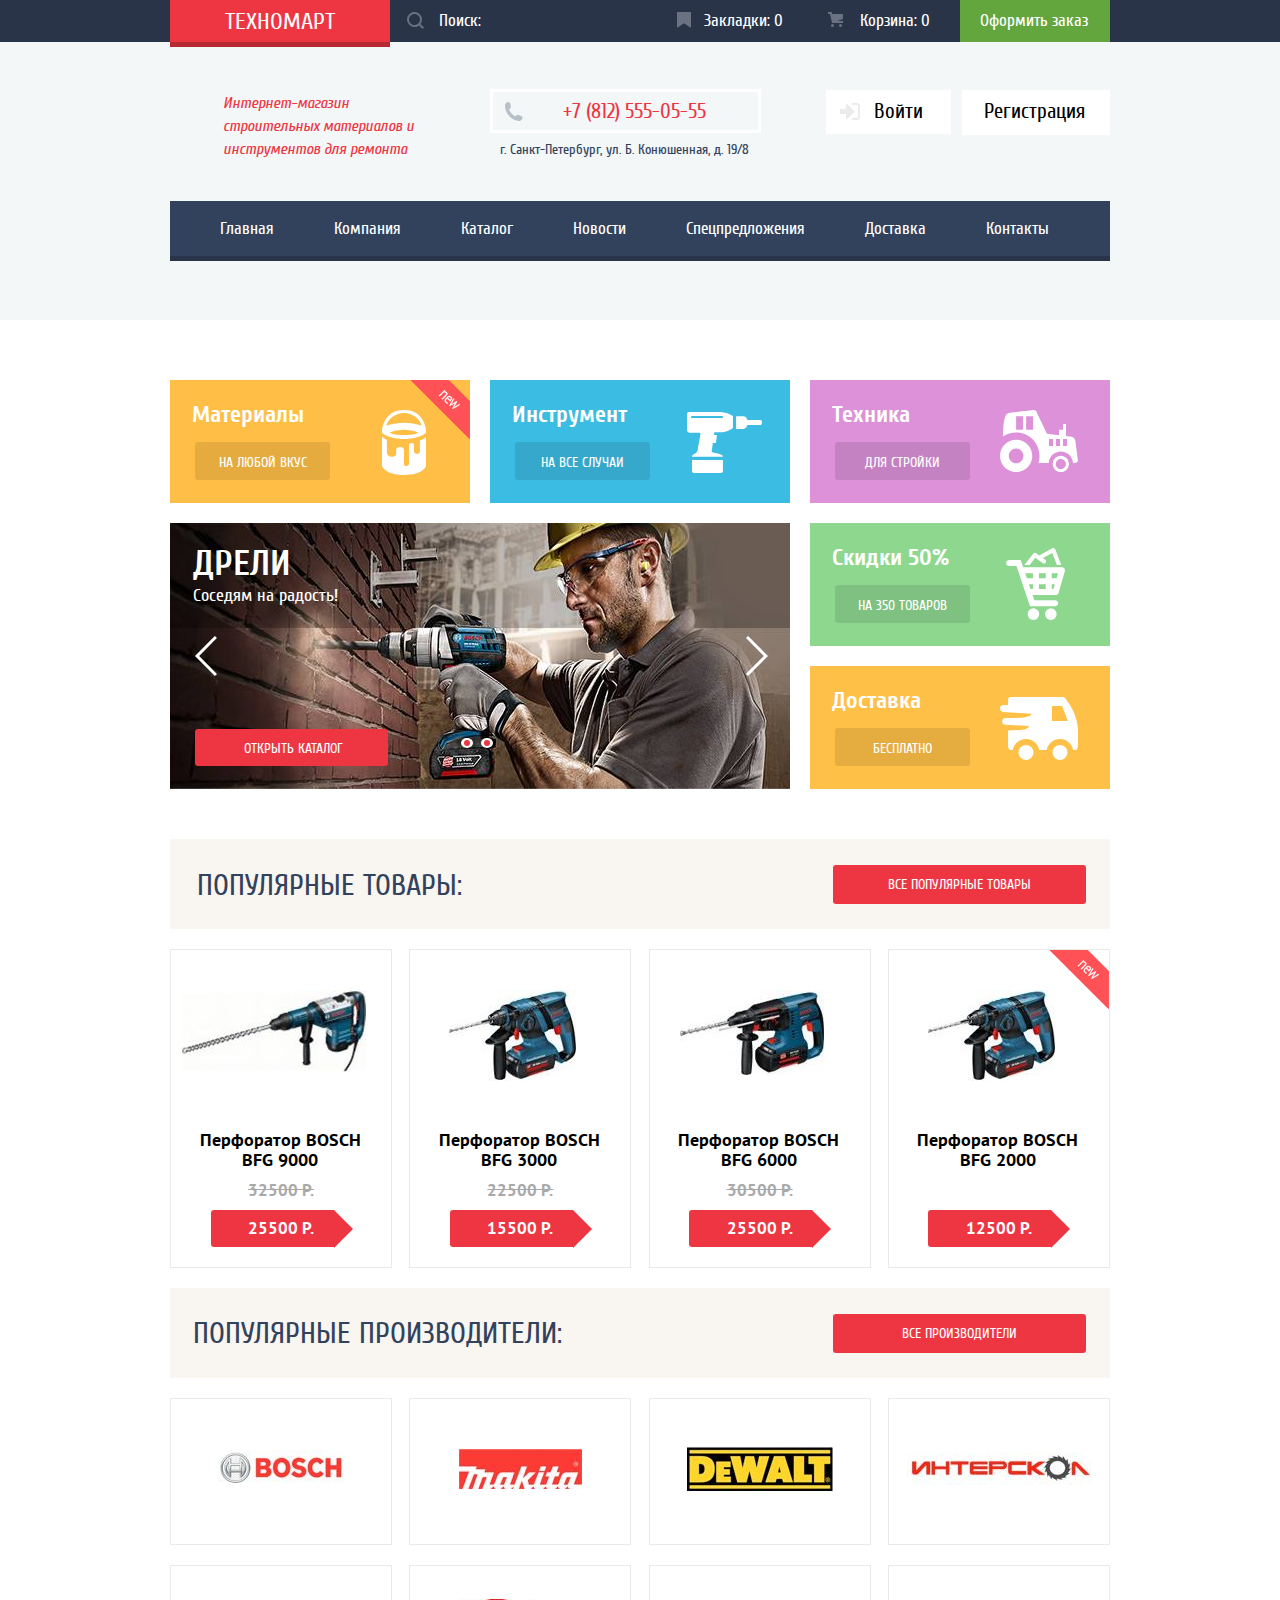
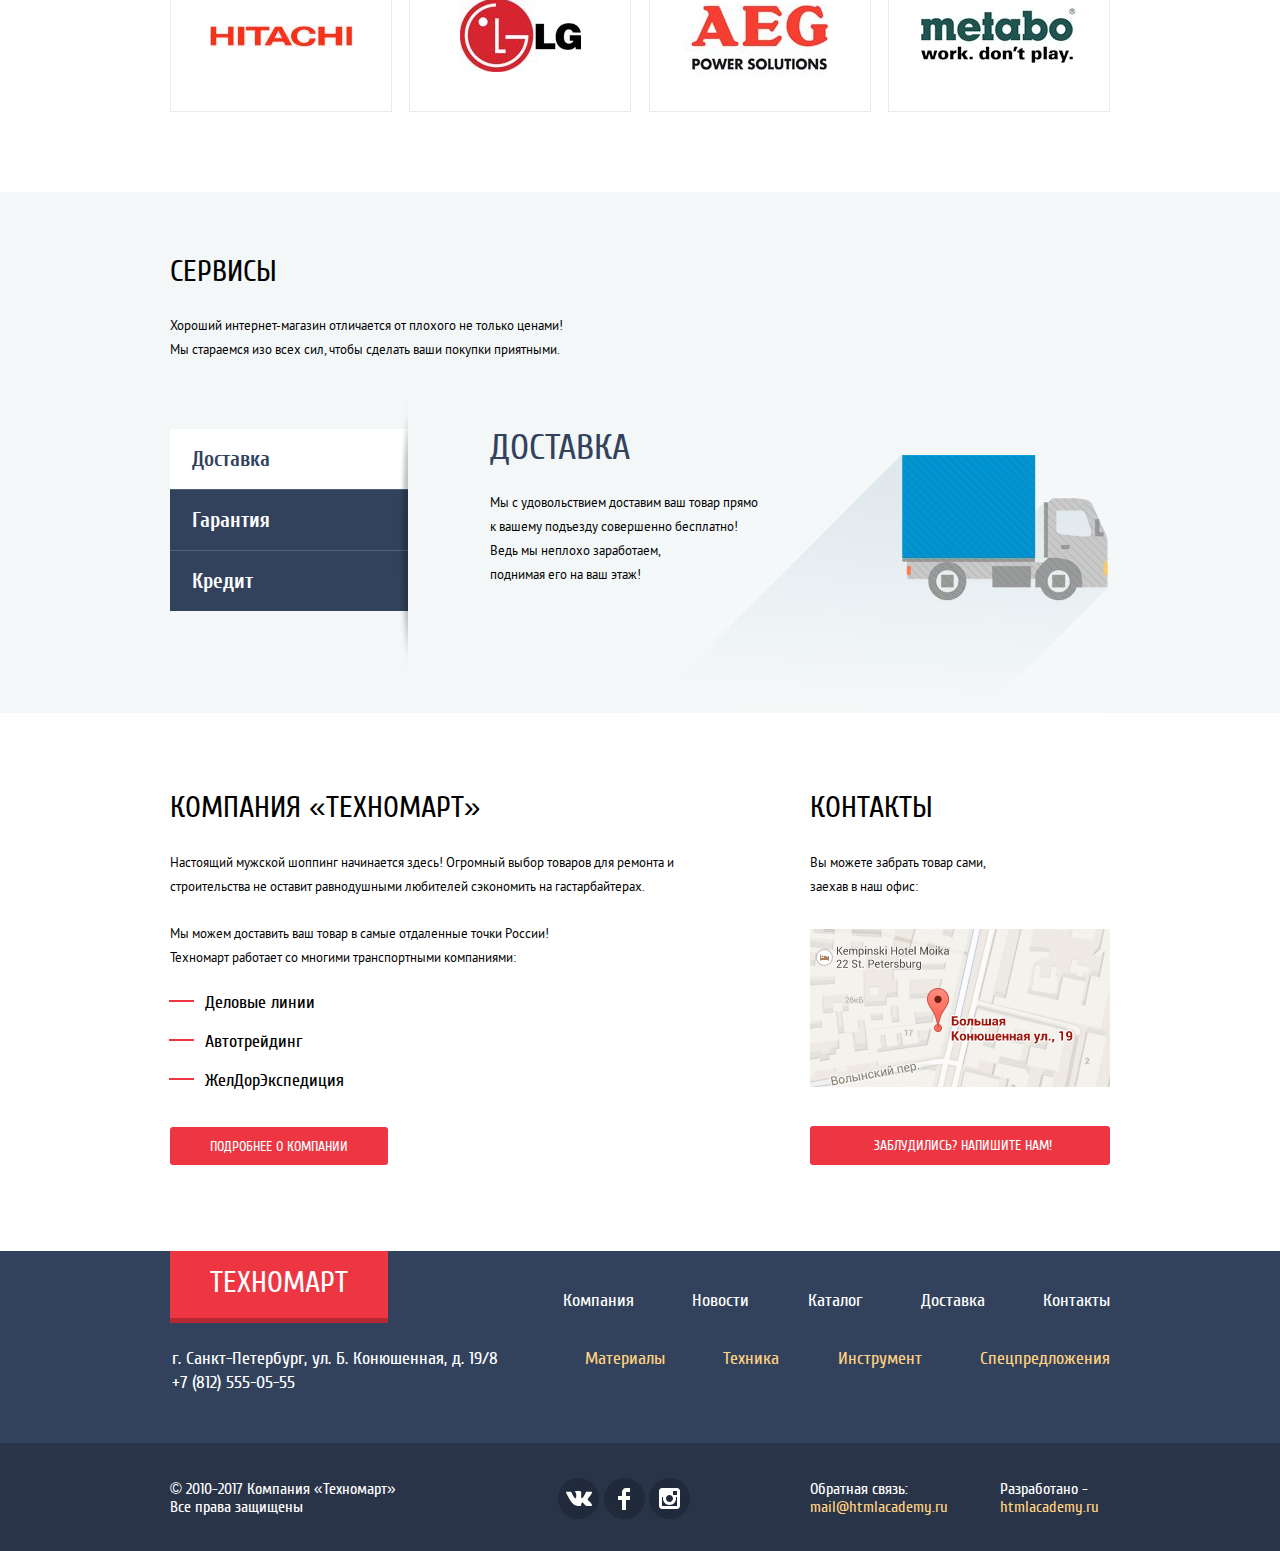
<file: index.html>
<!DOCTYPE html>
<html lang="ru">
  <head>
    <meta charset="utf-8">
    <title>Интернет-магазин "Техномарт"</title>
    <link href="css/normalize.css" rel="stylesheet">
    <link href="css/style.min.css" rel="stylesheet">
  </head>
  <body>
    <header class="main-header">
      <div class="header-top-wrapper">
        <div class="container">
          <div class="header-top">
            <a class="main-header-logo">Техномарт</a>
            <form class="header-search" action="http://echo.htmlacademy.ru" method="post">
              <div class="search-item">
                <label for="search-form" aria-label="Поиск"></label>
                <input type="search" id="search-form" name="search-form" placeholder="Поиск:">
                <svg xmlns="http://www.w3.org/2000/svg" width="17" height="17" viewBox="0 0 17 17">
                  <path fill="#ffffff" d="M17 15.586l-3.542-3.542A7.465 7.465 0 0 0 15 7.5 7.5 7.5 0 1 0 7.5 15c1.71 0 3.282-.579 4.544-1.542L15.586 17 17 15.586zM2 7.5C2 4.467 4.467 2 7.5 2 10.532 2 13 4.467 13 7.5c0 3.032-2.468 5.5-5.5 5.5A5.506 5.506 0 0 1 2 7.5z"/>
                </svg>
              </div>
            </form>
            <a class="tab" href="#">Закладки: 0</a>
            <a class="cart" href="#">Корзина: 0</a>
            <a class="offer-button" href="#">Оформить заказ</a>
          </div>
        </div>
      </div>
      <div class="header-middle-bottom-wrapper">
        <div class="container">
          <div class="header-middle">
            <h1 class="header-title">Интернет-магазин строительных материалов и инструментов для ремонта</h1>
            <div class="header-contacts">
              <p class="main-phone" aria-label="Телефон">+7 (812) 555-05-55</p>
              <p class="main-adress" aria-label="Адрес">г. Санкт-Петербург, ул. Б. Конюшенная, д. 19/8</p>
            </div>
            <ul class="user-navigation" aria-label="Навигация пользователя">
              <li>
                <a class="login-link" href="#">Войти</a> 
              </li>
              <li>
                <a class="registration" href="#">Регистрация</a>
              </li>
            </ul>
          </div>
          <nav class="main-navigation" aria-label="Главное меню">
            <ul class="site-navigation" aria-label="Главное меню">
              <li><a href="index.html">Главная</a></li>
              <li><a href="#">Компания</a></li>
              <li><a href="catalog.html">Каталог</a></li>
              <li><a href="#">Новости</a></li>
              <li><a href="#">Спецпредложения</a></li>
              <li><a href="#">Доставка</a></li>
              <li><a href="#">Контакты</a></li>
            </ul>
          </nav>
        </div>
      </div>
    </header>
    <main>
      <div class="container">
        <section class="menu-containers">
          <h2 class="visually-hidden">Разделы</h2>
          <ul class="section-list" aria-label="Список разделов">
            <li class="section-materials section-items">
              <h3 class="section-name">Материалы</h3>
              <a class="section-button" href="#">На любой вкус</a>
            </li>
            <li class="section-tool section-items">
              <h3 class="section-name">Инструмент</h3>
              <a class="section-button" href="#">На все случаи</a>
            </li>
            <li class="section-tech section-items">
              <h3 class="section-name">Техника</h3>
              <a class="section-button" href="#">Для стройки</a>
            </li>
            <li class="sale-delivery-wrapper">
              <div class="section-sale section-items">
                <h3 class="section-name">Скидки 50%</h3>
                <a class="section-button" href="#">На 350 товаров</a>
              </div>
              <div class="section-delivery section-items">
                <h3 class="section-name">Доставка</h3>
                <a class="section-button" href="#">Бесплатно</a>
              </div>
            </li>
            <li class="section-slider">
              <div class="main-slider">
                <div class="slide">
                  <p class="slide-description"><span class="slide-name">Дрели</span><span class="slide-tagline">Соседям на радость!</span></p>
                  <a class="slider-button button" href="catalog.html">Открыть каталог</a>
                </div>
                <div class="slide">
                  <p class="slide-description"><span class="slide-name">Перфораторы</span><span class="slide-tagline">Настоящие мужские игрушки</span></p>
                  <a class="slider-button button" href="catalog.html">Открыть каталог</a>
                </div>
                <div class="main-slider-button">
                  <button class="slider-button-right" type="button" aria-label="Вправо"></button>
                  <button class="slider-button-left" type="button" aria-label="Влево"></button>
                </div>
                <div class="slider-switches">
                  <ul class="switches-list" aria-label="Переключатели слайдов">
                    <li class="switches-item">
                      <button class="slider-button-switch" aria-label="Следующий слайд"></button>
                    </li>
                    <li class="switches-item">
                      <button class="slider-button-switch" aria-label="Следующий слайд"></button>
                    </li>
                  </ul>
                </div>
              </div>
            </li>
          </ul>
        </section>
        <section class="popular-goods">
          <div class="popular-head">
            <h2 class="popular-title">Популярные товары:</h2>
            <a class="popular-buttom button" href="#">Все популярные товары</a>
          </div>
          <ul class="popular-list" aria-label="Список популярных товаров">
            <li class="popular-item">
              <h3 class="goods-name">Перфоратор BOSCH BFG 9000</h3>
              <p class="goods-image">
                <img src="img/perf1.jpg" width="184" height="82" alt="Перфоратор BOSCH BFG 9000">
              </p>
              <span class="goods-old-price">32500 P.</span>
              <a class="goods-price" href="#" aria-label="Перфоратор BOSCH BFG 9000">25500 P.</a>
              <div class="goods-actions">
                <a class="goods-actions-buy" href="addcart.html">Купить</a>
                <a class="goods-actions-tab" href="#">В закладки</a>
              </div>
            </li>
            <li class="popular-item">
              <h3 class="goods-name">Перфоратор BOSCH BFG 3000</h3>
              <p class="goods-image">
                <img src="img/perf2.jpg" width="127" height="91" alt="Перфоратор BOSCH BFG 3000">
              </p>
              <span class="goods-old-price">22500 P.</span>
              <a class="goods-price" href="#" aria-label="Перфоратор BOSCH BFG 9000">15500 P.</a>
              <div class="goods-actions">
                <a class="goods-actions-buy" href="addcart.html">Купить</a>
                <a class="goods-actions-tab" href="#">В закладки</a>
              </div>
            </li>
            <li class="popular-item">
              <h3 class="goods-name">Перфоратор BOSCH BFG 6000</h3>
              <p class="goods-image">
                <img src="img/perf3.jpg" width="144" height="85" alt="Перфоратор BOSCH BFG 6000">
              </p>
              <span class="goods-old-price">30500 P.</span>
              <a class="goods-price" href="#" aria-label="Перфоратор BOSCH BFG 6000">25500 P.</a>
              <div class="goods-actions">
                <a class="goods-actions-buy" href="addcart.html">Купить</a>
                <a class="goods-actions-tab" href="#">В закладки</a>
              </div>
            </li>
            <li class="popular-item popular-item-new">
              <h3 class="goods-name">Перфоратор BOSCH BFG 2000</h3>
              <p class="goods-image">
                <img src="img/perf2.jpg" width="127" height="91" alt="Перфоратор BOSCH BFG 2000">
              </p>
              <span class="goods-old-price"></span>
              <a class="goods-price" href="#" aria-label="Перфоратор BOSCH BFG 2000">12500 P.</a>
              <div class="goods-actions">
                <a class="goods-actions-buy" href="addcart.html">Купить</a>
                <a class="goods-actions-tab" href="#">В закладки</a>
              </div>
            </li>
          </ul>
        </section>
        <section class="popular-manuf">
          <div class="popular-head">
            <h2 class="popular-title popular-title-manuf">Популярные производители:</h2>
            <a class="popular-buttom button" href="#">Все производители</a>
          </div>
          <ul class="popular-list" aria-label="Список популярных производителей">
            <li class="popular-item">
              <a class="popular-manu-logo" href="#" aria-label="Производитель BOSCH">
              <img src="img/bosch.jpg" width="126" height="37" alt="BOSCH">
              </a>
            </li>
            <li class="popular-item">
              <a class="popular-manu-logo" href="#" aria-label="Производитель MAKITA">
              <img src="img/makita.jpg" width="123" height="40" alt="MAKITA">
              </a>
            </li>
            <li class="popular-item">
              <a class="popular-manu-logo" href="#" aria-label="Производитель DEWALT">
              <img src="img/dewalt.jpg" width="146" height="44" alt="DEWALT">
              </a>
            </li>
            <li class="popular-item">
              <a class="popular-manu-logo" href="#" aria-label="Производитель ИНТЕРСКОЛ">
              <img src="img/inteskol.jpg" width="184" height="32" alt="ИНТЕРСКОЛ">
              </a>
            </li>
            <li class="popular-item">
              <a class="popular-manu-logo" href="#" aria-label="Производитель HITACHI">
              <img src="img/hitachi.jpg" width="143" height="22" alt="HITACHI">
              </a>
            </li>
            <li class="popular-item">
              <a class="popular-manu-logo" href="#" aria-label="Производитель LG">
              <img src="img/lg.jpg" width="121" height="73" alt="LG">
              </a>
            </li>
            <li class="popular-item">
              <a class="popular-manu-logo" href="#" aria-label="Производитель AEG">
              <img src="img/aeg.jpg" width="151" height="96" alt="AEG">
              </a>
            </li>
            <li class="popular-item">
              <a class="popular-manu-logo" href="#" aria-label="Производитель metabo">
              <img src="img/metabo.jpg" width="155" height="55" alt="metabo">
              </a>
            </li>
          </ul>
        </section>
      </div>
      <div class="main-service-wrapper">
        <div class="container">
          <section class="main-service">
            <h2 class="main-service-title">Сервисы</h2>
            <p class="main-service-text">
              Хороший интернет-магазин отличается от плохого не только ценами!
              Мы стараемся изо всех сил, чтобы сделать ваши покупки приятными.
            </p>
            <div class="service-slider-wrapper">
              <div class="service-button">
                <button class="service-button-delivery active-service-button" type="button">Доставка</button>
                <button class="service-button-guarantee" type="button">Гарантия</button>
                <button class="service-button-credit" type="button">Кредит</button>
              </div>
              <div class="service-slider">
                <div class="service-slide-item delivery-slide-item">
                  <h3 class="service-name">Доставка</h3>
                  <p class="service-text">
                    Мы с удовольствием доставим ваш товар прямо<br>
                    к вашему подъезду совершенно бесплатно!
                    Ведь мы неплохо заработаем,<br>
                    поднимая его на ваш этаж!
                  </p>
                </div>
                <div class="service-slide-item guarantee-slide-item">
                  <h3 class="service-name">Гарантия</h3>
                  <p class="service-text">
                    Если купленный у нас товар поломается или заискрит,<br>
                    а также в случае пожара, спровоцированного его возгаранием,
                    вы всегда можете быть уверены в нашей гарантии. Мы обменяем
                    сгоревший товар на новый.<br>
                    Дом уж восстановите как-нибудь сами.
                  </p>
                </div>
                <div class="service-slide-item credit-slide-item">
                  <h3 class="service-name">Кредит</h3>
                  <p class="service-text">
                    Залезть в долговую яму стало проще!<br>
                    Кредитные консультанты придут вам на помощь.             
                  </p>
                  <a class="credit-buttom button" href="#">Отправить заявку</a>
                </div>
              </div>
            </div>
          </section>
        </div>
      </div>
      <div class="company-contact-wrapper">
        <section class="about-company">
          <h2 class="about-company-title">Компания «Техномарт»</h2>
          <p class="about-company-text first">
            Настоящий мужской шоппинг начинается здесь! Огромный выбор товаров для ремонта и
            строительства не оставит равнодушными любителей сэкономить на гастарбайтерах.
          </p>
          <p class="about-company-text second">
            Мы можем доставить ваш товар в самые отдаленные точки России!
            Техномарт работает со многими транспортными компаниями:
          </p>
          <ul class="delivery-list" aria-label="Список транспортных компаний">
            <li class="delivery-item">Деловые линии</li>
            <li class="delivery-item">Автотрейдинг</li>
            <li class="delivery-item">ЖелДорЭкспедиция</li>
          </ul>
          <a class="about-company-buttom button" href="#">Подробнее о компании</a>
        </section>
        <section class="contacts">
          <h2 class="contacts-title">Контакты</h2>
          <p class="contacts-text">
            Вы можете забрать товар сами,
            заехав в наш офис:
          </p>
          <a  href="map.html" aria-label="Адрес офиса: г. Санкт-Петербург, ул.Б. Конюшенная, д. 19/8">
          <img class="contact-map" src="img/map-index.png" width="300" height="158" alt="Адрес офиса: г. Санкт-Петербург, ул.Б. Конюшенная, д. 19/8">
          </a>
          <a class="contacts-buttom button" href="writeus.html">Заблудились? Напишите нам!</a>
        </section>
      </div>
    </main>
    <footer class="main-footer">
      <div class="footer-wrapper-high">
        <div class="container">
          <div class="footer-top">
            <a class="main-header-logo footer-logo">Техномарт</a>
            <ul class="footer-navigation" aria-label="Главное меню">
              <li><a href="#">Компания</a></li>
              <li><a href="#">Новости</a></li>
              <li><a href="catalog.html">Каталог</a></li>
              <li><a href="#">Доставка</a></li>
              <li><a href="#">Контакты</a></li>
            </ul>
          </div>
          <div class="footer-middle">
            <p class="footer-adress" aria-label="Адрес">
              г. Санкт-Петербург, ул. Б. Конюшенная, д. 19/8
              +7 (812) 555-05-55
            </p>
            <ul class="footer-add-menu" aria-label="Разделы сайта">
              <li><a href="#">Материалы</a></li>
              <li><a href="#">Техника</a></li>
              <li><a href="#">Инструмент</a></li>
              <li><a href="#">Спецпредложения</a></li>
            </ul>
          </div>
        </div>
      </div>
      <div class="footer-wrapper-down">
        <div class="container">
          <div class="footer-low">
            <p class="footer-copyright" aria-label="Копирайт">
              © 2010-2017 Компания «Техномарт»
              Все права защищены
            </p>
            <div class="footer-social">
              <ul class="social-list" aria-label="Социальные сети">
                <li class="social-item">
                  <a class="social-button" href="#">
                    <span class="visually-hidden">ВКонтакте</span>
                    <svg version="1.1" id="Layer_1" xmlns="http://www.w3.org/2000/svg" xmlns:xlink="http://www.w3.org/1999/xlink" x="0px" y="0px"
                      width="26px" height="15px" viewBox="0 0 26 15" enable-background="new 0 0 26 15" xml:space="preserve">
                      <path fill="#FFFFFF" d="M16.138,11.51c0.956-0.309,2.18,2.04,3.483,2.939c0.978,0.681,1.727,0.534,1.727,0.534l3.473-0.05
                        c0,0,1.815-0.112,0.957-1.554c-0.071-0.12-0.503-1.069-2.585-3.022c-2.177-2.043-1.882-1.712,0.739-5.244
                        c1.597-2.153,2.236-3.468,2.036-4.028c-0.192-0.539-1.365-0.399-1.365-0.399L20.69,0.713c-0.381,0.001-0.704,0.119-0.851,0.515
                        c-0.003,0.004-0.621,1.666-1.445,3.079c-1.741,2.989-2.436,3.148-2.724,2.961c-0.661-0.433-0.494-1.737-0.494-2.664
                        c0-2.897,0.432-4.105-0.846-4.417c-0.427-0.104-0.739-0.172-1.828-0.182c-1.392-0.021-2.574,0-3.244,0.329
                        c-0.445,0.223-0.786,0.712-0.579,0.74c0.26,0.035,0.843,0.16,1.155,0.586c0.401,0.552,0.389,1.789,0.389,1.789
                        s0.229,3.411-0.54,3.834c-0.528,0.29-1.25-0.302-2.803-3.016C6.087,2.879,5.488,1.345,5.488,1.345S5.372,1.06,5.162,0.904
                        C4.912,0.719,4.562,0.66,4.562,0.66L0.848,0.684c0,0-0.558,0.016-0.763,0.262C-0.097,1.164,0.07,1.614,0.07,1.614
                        s2.909,6.881,6.203,10.347c3.02,3.182,6.452,2.971,6.452,2.971h1.555c0,0,0.469-0.054,0.709-0.312
                        c0.224-0.24,0.214-0.691,0.214-0.691S15.172,11.82,16.138,11.51z"/>
                    </svg>
                  </a>
                </li>
                <li class="social-item">
                  <a class="social-button" href="#">
                    <span class="visually-hidden">Фейсбук</span>
                    <svg version="1.1" id="Layer_2" xmlns="http://www.w3.org/2000/svg" xmlns:xlink="http://www.w3.org/1999/xlink" x="0px" y="0px"
                      width="12px" height="22px" viewBox="0 0 12 22" enable-background="new 0 0 12 22" xml:space="preserve">
                      <path fill="#FFFFFF" d="M12,4V0H8C5.791,0,4,1.791,4,4v4H0v4h4v10h4V12h4V8H8V4H12z"/>
                    </svg>
                  </a>
                </li>
                <li class="social-item">
                  <a class="social-button" href="#">
                    <span class="visually-hidden">Инстаграм</span>
                    <svg version="1.1" id="Layer_8" xmlns="http://www.w3.org/2000/svg" xmlns:xlink="http://www.w3.org/1999/xlink" x="0px" y="0px"
                      width="21px" height="21px" viewBox="0 0 21 21" enable-background="new 0 0 21 21" xml:space="preserve">
                      <path fill="#FFFFFF" d="M18,0H3C1.35,0,0,1.35,0,3v15c0,1.65,1.35,3,3,3h15c1.65,0,3-1.35,3-3V3C21,1.35,19.65,0,18,0z M10.5,7
                        c1.93,0,3.5,1.57,3.5,3.5S12.43,14,10.5,14S7,12.43,7,10.5S8.57,7,10.5,7z M18,18H3V9h1.181C4.067,9.482,4,9.983,4,10.5
                        c0,3.59,2.91,6.5,6.5,6.5s6.5-2.91,6.5-6.5c0-0.517-0.066-1.018-0.181-1.5H18V18z M18,7h-4V3h4V7z"/>
                    </svg>
                  </a>
                </li>
              </ul>
            </div>
            <p class="footer-feedback">
              Обратная связь:
              <a class="email-feedback" href="mailto:mail@htmlacademy.ru" aria-label="Электронная почта">mail@htmlacademy.ru</a>
            </p>
            <p class="footer-developer">
              Разработано -
              <a class="developer-button" href="https://htmlacademy.ru/intensive/htmlcss">htmlacademy.ru</a>
            </p>
          </div>
        </div>
      </div>
    </footer>
    <section class="modal-write-us">
      <h2 class="visually-hidden">Напишите нам</h2>
      <form class="write-us" action="http://echo.htmlacademy.ru" method="post">
        <div class="modal-container">
          <div class="form-write-us-wrapper">
            <div class="write-us-item">
              <label for="name-feild">Ваше имя:</label>
              <input type="text" id="name-feild" name="name-feild" placeholder="Представьтесь, пожалуйста">
            </div>
            <div class="write-us-item">
              <label for="email-field">Ваш e-mail:</label>
              <input type="email" id="email-field" name="email-field" placeholder="Для отправки ответа">
            </div>
          </div>
          <div class="write-us-item">
            <label for="letter-field">Текст письма:</label>
            <textarea id="letter-field" name="letter-field" rows="5" placeholder="В свободной форме"></textarea>
          </div>
        </div>
        <div class="background-write-us">
          <button class="button-write-us button" type="submit">Отправить</button>
        </div>
      </form>
      <button class="modal-close" type="button" aria-label="Закрыть форму Напишите нам"></button>
    </section>
    <section class="modal-map">
      <h2 class="visually-hidden">Как доехать</h2>
      <a href="https://yandex.ru/maps/2/saint-petersburg/?mode=search&ol=geo&ouri=ymapsbm1%3A%2F%2Fgeo%3Fll%3D30.323%252C59.939%26spn%3D0.001%252C0.001%26text%3D%25D0%25A0%25D0%25BE%25D1%2581%25D1%2581%25D0%25B8%25D1%258F%252C%2520%25D0%25A1%25D0%25B0%25D0%25BD%25D0%25BA%25D1%2582-%25D0%259F%25D0%25B5%25D1%2582%25D0%25B5%25D1%2580%25D0%25B1%25D1%2583%25D1%2580%25D0%25B3%252C%2520%25D0%2591%25D0%25BE%25D0%25BB%25D1%258C%25D1%2588%25D0%25B0%25D1%258F%2520%25D0%259A%25D0%25BE%25D0%25BD%25D1%258E%25D1%2588%25D0%25B5%25D0%25BD%25D0%25BD%25D0%25B0%25D1%258F%2520%25D1%2583%25D0%25BB%25D0%25B8%25D1%2586%25D0%25B0%252C%252019%252F8%2520&ll=30.323055%2C59.938631&z=16" aria-label="Офис компании по адресу ул. Большая Конюшенная 19/8, Санкт-Петербург" target="_blank"><img src="img/map-popup.jpg" width="936" height="447" alt="Офис компании по адресу ул. Большая Конюшенная 19/8, Санкт-Петербург"></a>
      <button class="modal-close-map" type="button" aria-label="Закрыть карту"></button>
    </section>
  </body>
</html>
</file>
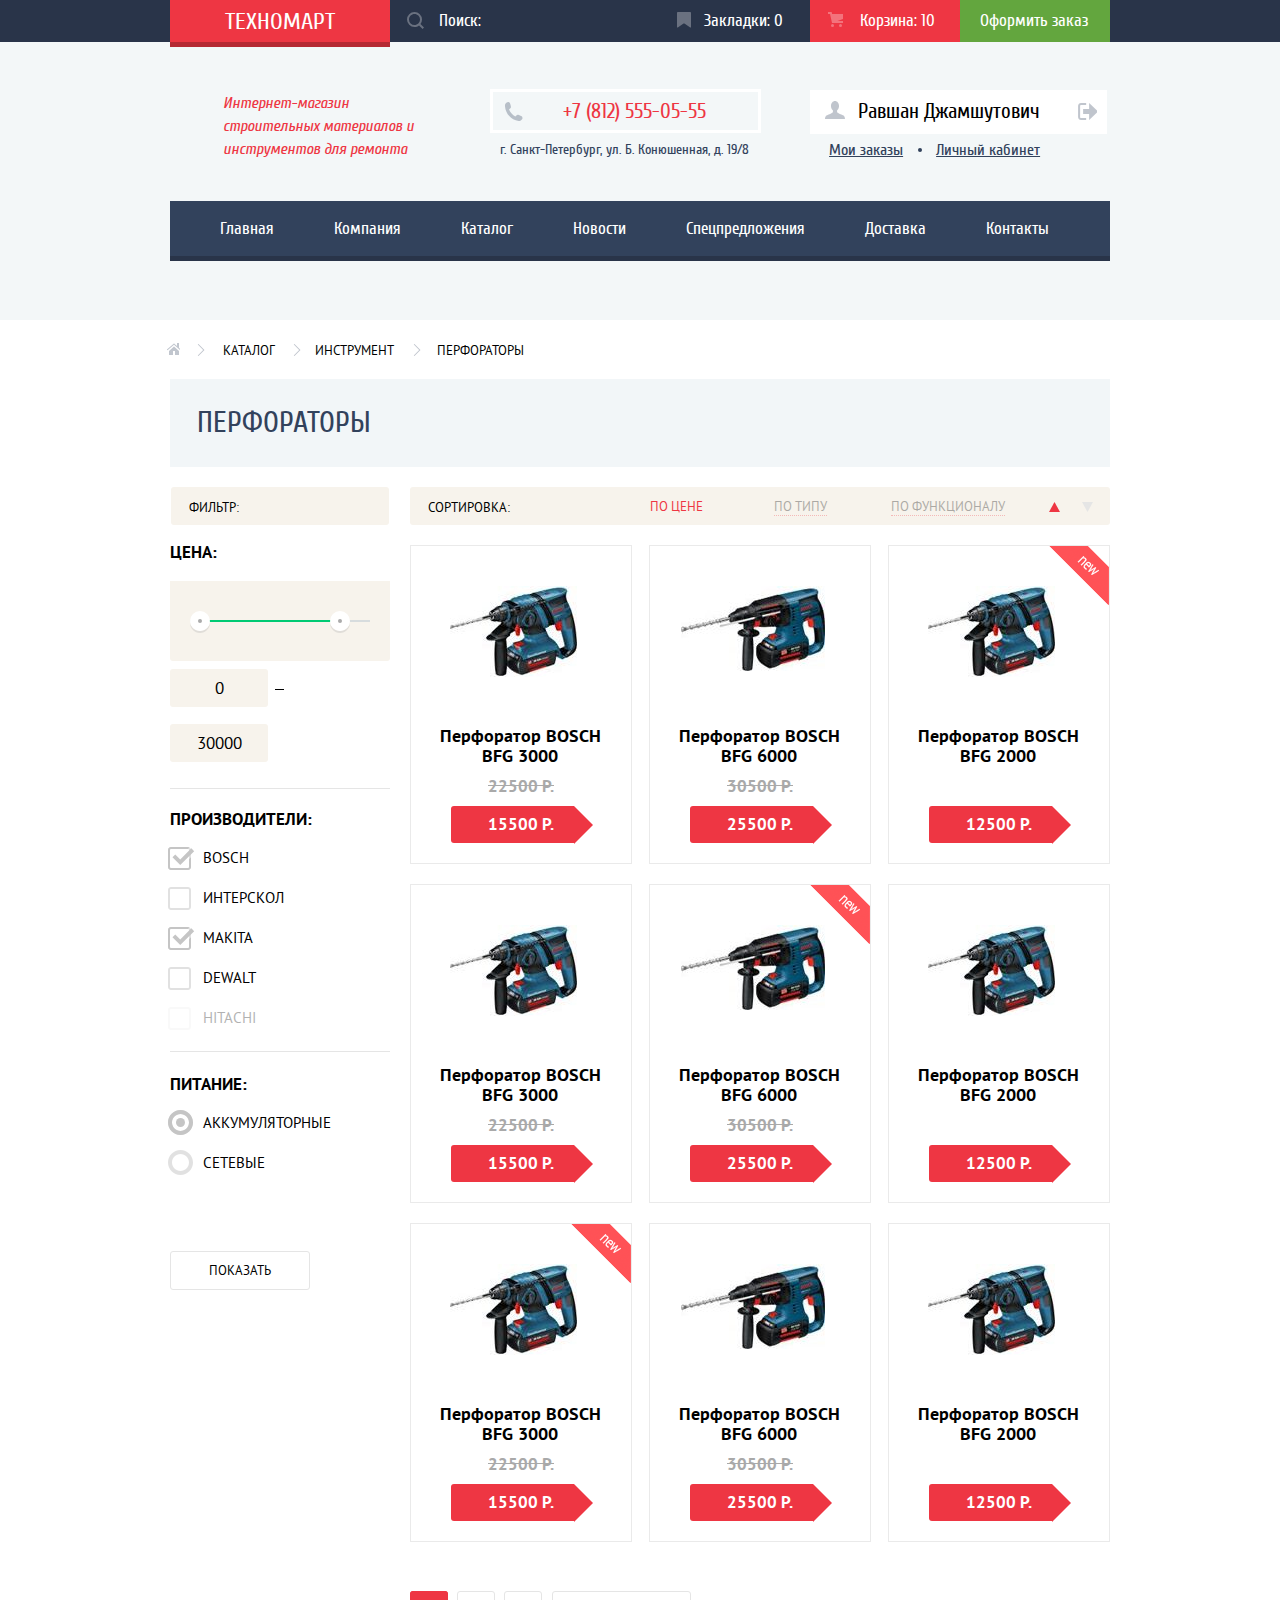
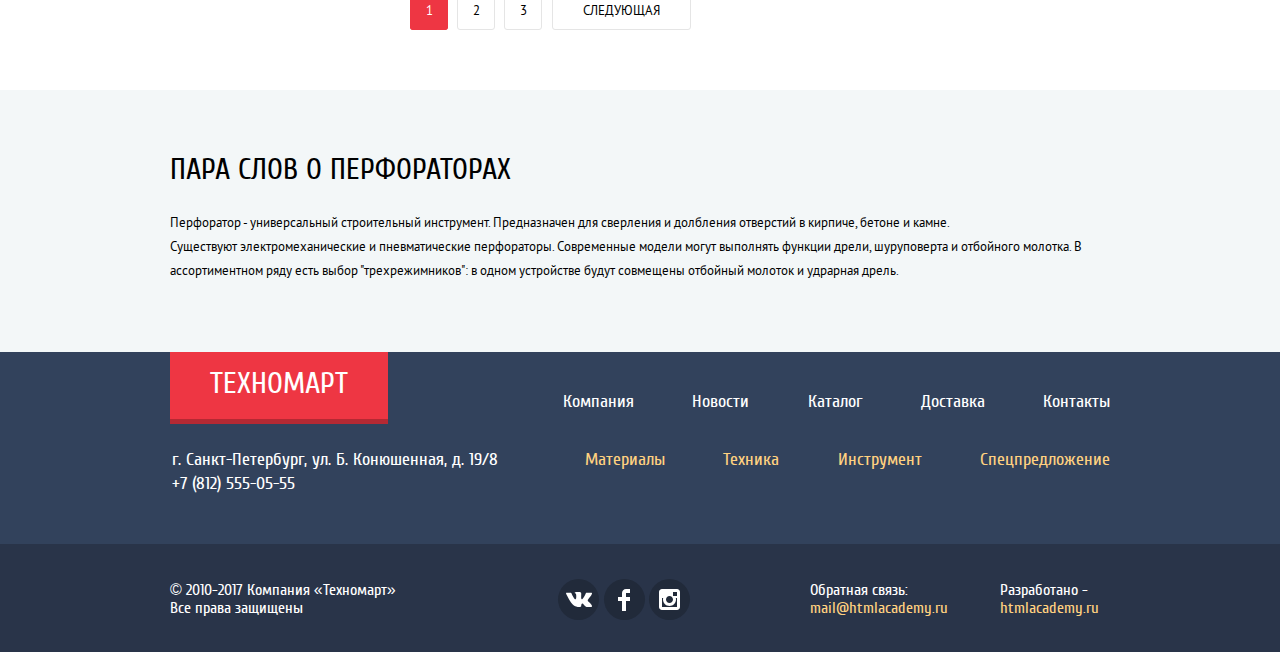
<file: catalog.html>
<!DOCTYPE html>
<html lang="ru">
  <head>
    <meta charset="utf-8">
    <title>Интернет-магазин "Техномарт"</title>
    <link href="css/normalize.css" rel="stylesheet">
    <link href="css/style.min.css" rel="stylesheet">
  </head>
  <body>
    <header class="main-header">
      <div class="header-top-wrapper">
        <div class="container">
          <div class="header-top">
            <a class="main-header-logo" href="index.html" aria-label="Главная страница интернет-магазина Техномарт">Техномарт</a>
            <form class="header-search" action="http://echo.htmlacademy.ru" method="post">
              <div class="search-item">
                <label for="search-form" aria-label="Поиск"></label>
                <input type="search" id="search-form" name="search-form" placeholder="Поиск:">
                <svg xmlns="http://www.w3.org/2000/svg" width="17" height="17" viewBox="0 0 17 17">
                  <path fill="#ffffff" d="M17 15.586l-3.542-3.542A7.465 7.465 0 0 0 15 7.5 7.5 7.5 0 1 0 7.5 15c1.71 0 3.282-.579 4.544-1.542L15.586 17 17 15.586zM2 7.5C2 4.467 4.467 2 7.5 2 10.532 2 13 4.467 13 7.5c0 3.032-2.468 5.5-5.5 5.5A5.506 5.506 0 0 1 2 7.5z"/>
                </svg>
              </div>
            </form>
            <a class="tab" href="#">Закладки: 0</a>
            <a class="cart-full" href="#">Корзина: 10</a>
            <a class="offer-button" href="#">Оформить заказ</a>
          </div>
        </div>
      </div>
      <div class="header-middle-bottom-wrapper">
        <div class="container">
          <div class="header-middle">
            <h1 class="header-title">Интернет-магазин строительных материалов и инструментов для ремонта</h1>
            <div class="header-contacts">
              <p class="main-phone" aria-label="Телефон">+7 (812) 555-05-55</p>
              <p class="main-adress" aria-label="Адрес">г. Санкт-Петербург, ул. Б. Конюшенная, д. 19/8</p>
            </div>
            <ul class="user-navigation user-navigation-catalog" aria-label="Навигация пользователя">
              <li>
                <div class="navigation-wrapper-high">
                  <a class="authorization-link-in" href="#" >Равшан Джамшутович</a>
                  <a class="logout-link" href="#" aria-label="Выйти"></a>
                </div>
              </li>
              <li>
                <div class="navigation-wrapper-low">
                  <a class="my-order-link" href="#">Мои заказы</a>
                  <a class="personal-area-link" href="#">Личный кабинет</a>
                </div>
              </li>
            </ul>
          </div>
          <nav class="main-navigation" aria-label="Главное меню">
            <ul class="site-navigation" aria-label="Главное меню">
              <li><a href="index.html">Главная</a></li>
              <li><a href="#">Компания</a></li>
              <li><a href="catalog.html">Каталог</a></li>
              <li><a href="#">Новости</a></li>
              <li><a href="#">Спецпредложения</a></li>
              <li><a href="#">Доставка</a></li>
              <li><a href="#">Контакты</a></li>
            </ul>
          </nav>
        </div>
      </div>
    </header>
    <main>
      <div class="container">
        <ul class="breadcrumbs">
          <li class="breadcrumbs-home"><a href="index.html" aria-label="Главная"></a></li>
          <li class="breadcrumbs-catalog"><a href="catalog.html">Каталог</a></li>
          <li class="breadcrumbs-tool"><a href="#">Инструмент</a></li>
          <li class="breadcrumbs-current">Перфораторы
          <li>
        </ul>
        <h2 class="page-title">Перфораторы</h2>
        <div class="catalog-columns">
          <section class="filters">
            <div class="filter-head">
              <h3 class="filter-name">ФИЛЬТР:</h3>
            </div>
            <form class="catalog-filters" action="http://echo.htmlacademy.ru" method="get">
              <fieldset>
                <legend>Цена:</legend>
                <div class="range-controls">
                  <div class="scale">
                    <div class="bar"></div>
                  </div>
                  <div class="toggle min-toggle"></div>
                  <div class="toggle max-toggle"></div>
                </div>
                <div class="price-filter">
                  <input type="text" name="min-price" id="min-price" value="0">
                  <span class="price-filter-dash"></span>
                  <input type="text" name="man-price" id="man-price" value="30000">
                </div>
              </fieldset>
              <fieldset>
                <legend class="filter-manuf-fieldset">Производители:</legend>
                <ul class="filter-checkbox">
                  <li class="filter-option">
                    <input class="visually-hidden filter-field filter-field-checkbox" type="checkbox" name="bosch" id="filter-bosch" checked>
                    <label for="filter-bosch">bosch</label>
                  </li>
                  <li class="filter-option">
                    <input class="visually-hidden filter-field filter-field-checkbox" type="checkbox" name="interskol" id="filter-interskol">
                    <label for="filter-interskol">интерскол</label>
                  </li>
                  <li class="filter-option">
                    <input class="visually-hidden filter-field filter-field-checkbox" type="checkbox" name="makita" id="filter-makita" checked>
                    <label for="filter-makita">makita</label>
                  <li class="filter-option">
                    <input class="visually-hidden filter-field filter-field-checkbox" type="checkbox" name="dewalt" id="filter-dewalt">
                    <label for="filter-dewalt">dewalt</label>
                  </li>
                  <li class="filter-option">
                    <input class="visually-hidden filter-field filter-field-checkbox" type="checkbox" name="hitachi" id="filter-hitachi" disabled>
                    <label for="filter-hitachi">hitachi</label>
                  </li>
                </ul>
              </fieldset>
              <fieldset>
                <legend class="filter-feed-fieldset">Питание:</legend>
                <ul class="filter-radio">
                  <li class="filter-option">
                    <input class="visually-hidden filter-field filter-field-radio" type="radio" name="feed" id="feed-battery" value="battery" checked>
                    <label for="feed-battery">аккумуляторные</label>
                  </li>
                  <li class="filter-option">
                    <input class="visually-hidden filter-field filter-field-radio" type="radio" name="feed" id="feed-net" value="net">
                    <label for="feed-net">сетевые</label>
                  </li>
                </ul>
              </fieldset>
              <button class="filters-button" type="submit">Показать</button>
            </form>
          </section>
          <div>
            <div class="sorting">
              <h3 class="sorting-name">СОРТИРОВКА:</h3>
              <ul class="sorting-list">
                <li class="sorting-items price"><a>по цене</a></li>
                <li><a class="sorting-items type" href="#">по типу</a></li>
                <li><a class="sorting-items function" href="#">по функционалу</a></li>
              </ul>
              <button type="button" aria-label="Сортировка по возрастанию" class="sorting-img-up active">
                <svg  version="1.1" id="Layer_1" xmlns="http://www.w3.org/2000/svg" xmlns:xlink="http://www.w3.org/1999/xlink" x="0px" y="0px"
                  width="11px" height="10px" viewBox="0 0 11 10" enable-background="new 0 0 11 10" xml:space="preserve">
                  <polygon fill="#231F20" points="5.5,0 0,10 11,10 "/>
                </svg>
              </button>
              <button class="sorting-img-down" type="button" aria-label="Сортировка по убыванию">
                <svg  version="1.1" id="Layer_9" xmlns="http://www.w3.org/2000/svg" xmlns:xlink="http://www.w3.org/1999/xlink" x="0px" y="0px"
                  width="11px" height="10px" viewBox="0 0 11 10" enable-background="new 0 0 11 10" xml:space="preserve">
                  <polyline fill="#231F20" points="5.5,10 0,0 11,0 "/>
                </svg>
              </button>
            </div>
            <section class="catalog">
              <div class="catalog-head visually-hidden">
                <h3>Перфораторы</h3>
              </div>
              <ul class="catalog-list">
                <li class="catalog-items">
                  <h4 class="goods-name">Перфоратор BOSCH BFG 3000</h4>
                  <p class="goods-image">
                    <img src="img/perf2.jpg" width="127" height="91" alt="Перфоратор BOSCH BFG 3000">
                  </p>
                  <span class="goods-old-price">22500 P.</span>
                  <a class="goods-price" href="#" aria-label="Перфоратор BOSCH BFG 3000">15500 P.</a>
                  <div class="goods-actions">
                    <a class="goods-actions-buy" href="addcart.html">Купить</a>
                    <a class="goods-actions-tab" href="#">В закладки</a>
                  </div>
                </li>
                <li class="catalog-items">
                  <h4 class="goods-name">Перфоратор BOSCH BFG 6000</h4>
                  <p class="goods-image">
                    <img src="img/perf3.jpg" width="144" height="85" alt="Перфоратор BOSCH BFG 6000">
                  </p>
                  <span class="goods-old-price">30500 P.</span>
                  <a class="goods-price" href="#" aria-label="Перфоратор BOSCH BFG 6000">25500 P.</a>
                  <div class="goods-actions">
                    <a class="goods-actions-buy" href="addcart.html">Купить</a>
                    <a class="goods-actions-tab" href="#">В закладки</a>
                  </div>
                </li>
                <li class="catalog-items popular-item-new">
                  <h4 class="goods-name">Перфоратор BOSCH BFG 2000</h4>
                  <p class="goods-image">
                    <img src="img/perf2.jpg" width="127" height="91" alt="Перфоратор BOSCH BFG 2000">
                  </p>
                  <span class="goods-old-price"></span>
                  <a class="goods-price" href="#" aria-label="Перфоратор BOSCH BFG 2000">12500 P.</a>
                  <div class="goods-actions">
                    <a class="goods-actions-buy" href="addcart.html">Купить</a>
                    <a class="goods-actions-tab" href="#">В закладки</a>
                  </div>
                </li>
                <li class="catalog-items">
                  <h4 class="goods-name">Перфоратор BOSCH BFG 3000</h4>
                  <p class="goods-image">
                    <img src="img/perf2.jpg" width="127" height="91" alt="Перфоратор BOSCH BFG 3000">
                  </p>
                  <span class="goods-old-price">22500 P.</span>
                  <a class="goods-price" href="#" aria-label="Перфоратор BOSCH BFG 3000">15500 P.</a>
                  <div class="goods-actions">
                    <a class="goods-actions-buy" href="addcart.html">Купить</a>
                    <a class="goods-actions-tab" href="#">В закладки</a>
                  </div>
                </li>
                <li class="catalog-items popular-item-new">
                  <h4 class="goods-name">Перфоратор BOSCH BFG 6000</h4>
                  <p class="goods-image">
                    <img src="img/perf3.jpg" width="144" height="85" alt="Перфоратор BOSCH BFG 6000">
                  </p>
                  <span class="goods-old-price">30500 P.</span>
                  <a class="goods-price" href="#" aria-label="Перфоратор BOSCH BFG 6000">25500 P.</a>
                  <div class="goods-actions">
                    <a class="goods-actions-buy" href="addcart.html">Купить</a>
                    <a class="goods-actions-tab" href="#">В закладки</a>
                  </div>
                </li>
                <li class="catalog-items">
                  <h4 class="goods-name">Перфоратор BOSCH BFG 2000</h4>
                  <p class="goods-image">
                    <img src="img/perf2.jpg" width="127" height="91" alt="Перфоратор BOSCH BFG 2000">
                  </p>
                  <span class="goods-old-price"></span>
                  <a class="goods-price" href="#" aria-label="Перфоратор BOSCH BFG 2000">12500 P.</a>
                  <div class="goods-actions">
                    <a class="goods-actions-buy" href="addcart.html">Купить</a>
                    <a class="goods-actions-tab" href="#">В закладки</a>
                  </div>
                </li>
                <li class="catalog-items popular-item-new">
                  <h4 class="goods-name">Перфоратор BOSCH BFG 3000</h4>
                  <p class="goods-image">
                    <img src="img/perf2.jpg" width="127" height="91" alt="Перфоратор BOSCH BFG 3000">
                  </p>
                  <span class="goods-old-price">22500 P.</span>
                  <a class="goods-price" href="#" aria-label="Перфоратор BOSCH BFG 3000">15500 P.</a>
                  <div class="goods-actions">
                    <a class="goods-actions-buy" href="addcart.html">Купить</a>
                    <a class="goods-actions-tab" href="#">В закладки</a>
                  </div>
                </li>
                <li class="catalog-items">
                  <h4 class="goods-name">Перфоратор BOSCH BFG 6000</h4>
                  <p class="goods-image">
                    <img src="img/perf3.jpg" width="144" height="85" alt="Перфоратор BOSCH BFG 6000">
                  </p>
                  <span class="goods-old-price">30500 P.</span>
                  <a class="goods-price" href="#" aria-label="Перфоратор BOSCH BFG 6000">25500 P.</a>
                  <div class="goods-actions">
                    <a class="goods-actions-buy" href="addcart.html">Купить</a>
                    <a class="goods-actions-tab" href="#">В закладки</a>
                  </div>
                </li>
                <li class="catalog-items">
                  <h4 class="goods-name">Перфоратор BOSCH BFG 2000</h4>
                  <p class="goods-image">
                    <img src="img/perf2.jpg" width="127" height="91" alt="Перфоратор BOSCH BFG 2000">
                  </p>
                  <span class="goods-old-price"></span>
                  <a class="goods-price" href="#" aria-label="Перфоратор BOSCH BFG 2000">12500 P.</a>
                  <div class="goods-actions">
                    <a class="goods-actions-buy" href="addcart.html">Купить</a>
                    <a class="goods-actions-tab" href="#">В закладки</a>
                  </div>
                </li>
              </ul>
              <ul class="pagination-list" aria-label="Нумерация страниц">
                <li class="pagination-items pagination-items-current"><a>1</a></li>
                <li class="pagination-items"><a href="#">2</a></li>
                <li class="pagination-items"><a href="#">3</a></li>
                <li class="pagination-items"><a href="#">Следующая</a></li>
              </ul>
            </section>
          </div>
        </div>
      </div>
      <div class="catalog-infotext-wrapper">
        <div class="container">
          <section class="catalog-infotext">
            <h3 class="catalog-infotext-title">Пара слов о перфораторах</h3>
            <p class="catalog-infotext-text">
              Перфоратор - универсальный строительный инструмент. Предназначен для сверления и долбления отверстий в кирпиче, бетоне и камне.<br>
              Существуют электромеханические и пневматические перфораторы. Современные модели могут выполнять функции дрели, шуруповерта и отбойного молотка. В ассортиментном ряду есть выбор "трехрежимников": в одном устройстве будут совмещены отбойный молоток и удрарная дрель.
            </p>
          </section>
        </div>
      </div>
    </main>
    <footer class="main-footer">
      <div class="footer-wrapper-high">
        <div class="container">
          <div class="footer-top">
            <a class="main-header-logo footer-logo" href="index.html" aria-label="Главная страница интернет-магазина Техномарт">Техномарт</a>
            <ul class="footer-navigation" aria-label="Главное меню">
              <li><a href="#">Компания</a></li>
              <li><a href="#">Новости</a></li>
              <li><a href="catalog.html">Каталог</a></li>
              <li><a href="#">Доставка</a></li>
              <li><a href="#">Контакты</a></li>
            </ul>
          </div>
          <div class="footer-middle">
            <p class="footer-adress" aria-label="Адрес">
              г. Санкт-Петербург, ул. Б. Конюшенная, д. 19/8
              +7 (812) 555-05-55
            </p>
            <ul class="footer-add-menu" aria-label="Разделы сайта">
              <li><a href="#">Материалы</a></li>
              <li><a href="#">Техника</a></li>
              <li><a href="#">Инструмент</a></li>
              <li><a href="#">Спецпредложение</a></li>
            </ul>
          </div>
        </div>
      </div>
      <div class="footer-wrapper-down">
        <div class="container">
          <div class="footer-low">
            <p class="footer-copyright" aria-label="Копирайт">
              © 2010-2017 Компания «Техномарт»
              Все права защищены
            </p>
            <div class="footer-social">
              <ul class="social-list" aria-label="Социальные сети">
                <li class="social-item">
                  <a class="social-button" href="#">
                    <span class="visually-hidden">ВКонтакте</span>
                    <svg version="1.1" id="Layer_7" xmlns="http://www.w3.org/2000/svg" xmlns:xlink="http://www.w3.org/1999/xlink" x="0px" y="0px"
                      width="26px" height="15px" viewBox="0 0 26 15" enable-background="new 0 0 26 15" xml:space="preserve">
                      <path fill="#FFFFFF" d="M16.138,11.51c0.956-0.309,2.18,2.04,3.483,2.939c0.978,0.681,1.727,0.534,1.727,0.534l3.473-0.05
                        c0,0,1.815-0.112,0.957-1.554c-0.071-0.12-0.503-1.069-2.585-3.022c-2.177-2.043-1.882-1.712,0.739-5.244
                        c1.597-2.153,2.236-3.468,2.036-4.028c-0.192-0.539-1.365-0.399-1.365-0.399L20.69,0.713c-0.381,0.001-0.704,0.119-0.851,0.515
                        c-0.003,0.004-0.621,1.666-1.445,3.079c-1.741,2.989-2.436,3.148-2.724,2.961c-0.661-0.433-0.494-1.737-0.494-2.664
                        c0-2.897,0.432-4.105-0.846-4.417c-0.427-0.104-0.739-0.172-1.828-0.182c-1.392-0.021-2.574,0-3.244,0.329
                        c-0.445,0.223-0.786,0.712-0.579,0.74c0.26,0.035,0.843,0.16,1.155,0.586c0.401,0.552,0.389,1.789,0.389,1.789
                        s0.229,3.411-0.54,3.834c-0.528,0.29-1.25-0.302-2.803-3.016C6.087,2.879,5.488,1.345,5.488,1.345S5.372,1.06,5.162,0.904
                        C4.912,0.719,4.562,0.66,4.562,0.66L0.848,0.684c0,0-0.558,0.016-0.763,0.262C-0.097,1.164,0.07,1.614,0.07,1.614
                        s2.909,6.881,6.203,10.347c3.02,3.182,6.452,2.971,6.452,2.971h1.555c0,0,0.469-0.054,0.709-0.312
                        c0.224-0.24,0.214-0.691,0.214-0.691S15.172,11.82,16.138,11.51z"/>
                    </svg>
                  </a>
                </li>
                <li class="social-item">
                  <a class="social-button" href="#">
                    <span class="visually-hidden">Фейсбук</span>
                    <svg version="1.1" id="Layer_2" xmlns="http://www.w3.org/2000/svg" xmlns:xlink="http://www.w3.org/1999/xlink" x="0px" y="0px"
                      width="12px" height="22px" viewBox="0 0 12 22" enable-background="new 0 0 12 22" xml:space="preserve">
                      <path fill="#FFFFFF" d="M12,4V0H8C5.791,0,4,1.791,4,4v4H0v4h4v10h4V12h4V8H8V4H12z"/>
                    </svg>
                  </a>
                </li>
                <li class="social-item">
                  <a class="social-button" href="#">
                    <span class="visually-hidden">Инстаграм</span>
                    <svg version="1.1" id="Layer_8" xmlns="http://www.w3.org/2000/svg" xmlns:xlink="http://www.w3.org/1999/xlink" x="0px" y="0px"
                      width="21px" height="21px" viewBox="0 0 21 21" enable-background="new 0 0 21 21" xml:space="preserve">
                      <path fill="#FFFFFF" d="M18,0H3C1.35,0,0,1.35,0,3v15c0,1.65,1.35,3,3,3h15c1.65,0,3-1.35,3-3V3C21,1.35,19.65,0,18,0z M10.5,7
                        c1.93,0,3.5,1.57,3.5,3.5S12.43,14,10.5,14S7,12.43,7,10.5S8.57,7,10.5,7z M18,18H3V9h1.181C4.067,9.482,4,9.983,4,10.5
                        c0,3.59,2.91,6.5,6.5,6.5s6.5-2.91,6.5-6.5c0-0.517-0.066-1.018-0.181-1.5H18V18z M18,7h-4V3h4V7z"/>
                    </svg>
                  </a>
                </li>
              </ul>
            </div>
            <p class="footer-feedback">
              Обратная связь:
              <a class="email-feedback" href="mailto:mail@htmlacademy.ru" aria-label="Электронная почта">mail@htmlacademy.ru</a>
            </p>
            <p class="footer-developer">
              Разработано -
              <a class="developer-button" href="https://htmlacademy.ru/intensive/htmlcss">htmlacademy.ru</a>
            </p>
          </div>
        </div>
      </div>
    </footer>
    <section class="modal-good-add">
      <h3 class="modal-good-add-name">Товар добавлен в корзину!</h3>
      <div class="background-good-add">
        <div class="modal-back">
          <a class="modal-back-button button" href="#">Оформить заказ</a>
          <a class="modal-back-button continue-button" href="#">Продолжить покупки</a>
        </div>
      </div>
      <button class="modal-close-add" type="button" aria-label="Закрыть сообщение"></button>
    </section>
  </body>
</html>
</file>
<file: css/style.min.css>
@font-face{font-family:"Cuprum";src:local("Cuprum"),url(../fonts/cuprum.woff2) format("woff2"),url(../fonts/cuprum.woff) format("woff")}@font-face{font-family:"CuprumBold";src:local("CuprumBold"),url(../fonts/cuprumbold.woff2) format("woff2"),url(../fonts/cuprumbold.woff) format("woff")}@font-face{font-family:"CuprumBoldItalic";src:local("CuprumBoldItalic"),url(../fonts/cuprumbolditalic.woff2) format("woff2"),url(../fonts/cuprumbolditalic.woff) format("woff")}@font-face{font-family:"CuprumItalic";src:local("CuprumItalic"),url(../fonts/cuprumitalic.woff2) format("woff2"),url(../fonts/cuprumitalic.woff) format("woff")}@font-face{font-family:"PTSans";src:local("PTSans"),url(../fonts/ptsans.woff2) format("woff2"),url(../fonts/ptsans.woff) format("woff")}@font-face{font-family:"PTSansBold";src:local("PTSansBold"),url(../fonts/ptsansbold.woff2) format("woff2"),url(../fonts/ptsansbold.woff) format("woff")}@font-face{font-family:"PTSansBold";src:local("PTSansBold"),url(../fonts/ptsansbold.woff2) format("woff2"),url(../fonts/ptsansbold.woff) format("woff")}body{min-width:960px;margin:0;padding:0;font-family:"Cuprum",Arial,sans-serif;font-size:14px;line-height:18px;font-weight:400;color:#fff;background-color:#fff}a{text-decoration:none}img{max-width:100%;height:auto}.visually-hidden:not(:focus):not(:active),input[type=checkbox].visually-hidden,input[type=radio].visually-hidden{position:absolute;width:1px;height:1px;margin:-1px;border:0;padding:0;white-space:nowrap;-webkit-clip-path:inset(100%);clip-path:inset(100%);clip:rect(0 0 0 0);overflow:hidden}.main-header,.main-service{background-color:#f3f7f8}.header-top-wrapper{width:100%;background-color:#293449}.header-middle-bottom-wrapper{width:100%;background-color:#f3f7f8}.container{width:940px;margin:0 auto;padding:0 10px}.main-header{padding-bottom:64px}.user-navigation,.user-navigation-catalog{display:-webkit-box;display:-ms-flexbox;display:flex;-ms-flex-wrap:wrap;flex-wrap:wrap;padding:0;width:300px;list-style:none}.user-navigation{-webkit-box-pack:justify;-ms-flex-pack:justify;justify-content:space-between;margin:9px 0 0}.user-navigation-catalog{-webkit-box-orient:vertical;-webkit-box-direction:normal;-ms-flex-direction:column;flex-direction:column;-webkit-box-align:center;-ms-flex-align:center;align-items:center;margin:0}.user-navigation li,.user-navigation-catalog li{margin:0;padding:0}.main-navigation{font-size:17px;line-height:17px;background-color:#32425c;padding-left:20px;-webkit-box-shadow:0 5px #293449;box-shadow:0 5px #293449}.site-navigation{-ms-flex-wrap:wrap;flex-wrap:wrap;-webkit-box-align:center;-ms-flex-align:center;align-items:center;margin:0;padding:0;width:100%;list-style:none}.site-navigation a{display:block;margin:0;vertical-align:center;padding:19px 30px}.header-middle,.header-top,.site-navigation{display:-webkit-box;display:-ms-flexbox;display:flex}.header-top{font-size:17px;background-color:#293449;margin:0;padding:0;-webkit-box-align:center;-ms-flex-align:center;align-items:center;width:100%}.header-middle{-webkit-box-align:start;-ms-flex-align:start;align-items:flex-start;width:940px;margin-top:50px}.header-top a,.main-navigation a{color:#fff}.main-header-logo{font-size:24px;line-height:24px;color:#fff;text-transform:uppercase;background-color:#ee3643;padding:10px 55px 8px;-webkit-box-shadow:0 5px #b52933;box-shadow:0 5px #b52933}.tab{position:relative;margin:0;min-width:106px;padding-bottom:12px;padding-top:12px;padding-left:44px}.tab::before{content:"";position:absolute;width:14px;height:16px;top:12px;left:17px;background-image:url(../img/icon-bookmark.svg);background-repeat:no-repeat;background-position:0 0;opacity:.3}.cart:focus::before,.cart:hover::before,.tab:focus::before,.tab:hover::before,a.login-link:focus::before,a.login-link:hover::before,a.logout-link:focus::before,a.logout-link:hover::before{opacity:1}.cart:active::before,.tab:active::before{opacity:.5}.cart,.cart-full{position:relative;margin:0;min-width:100px;padding-bottom:12px;padding-top:12px;padding-left:50px}.cart-full::before,.cart::before{width:15px;height:15px;top:12px;left:18px;background-image:url(../img/icon-cart.svg);opacity:.3}.search-item{margin:0;padding:0}.offer-button{font-size:17px;line-height:18px;background-color:#63a63e;width:130px;padding-top:12px;padding-bottom:12px;padding-left:20px}.cart-full{background-color:#ee3643}.header-title{font-family:"CuprumItalic",Arial,sans-serif;font-size:16px;line-height:23px;color:#ee3643;width:197px;padding-left:53px;padding-right:23px;margin:0 29px 40px 0;font-weight:400}.header-search{position:relative;font-family:inherit;background-color:#293449;color:#fff;margin:0;padding:0}.main-phone{position:relative;font-size:21px;line-height:21px;color:#ee3643;text-align:center;border:3px solid #fff;width:230px;padding:9px 9px 8px 26px;margin:-3px 0 0 21px}.cart-full::before,.cart::before,.main-phone::before,a.authorization-link-in:before,a.logout-link::before{content:"";position:absolute;background-repeat:no-repeat;background-position:0 0}.main-phone::before{top:10px;left:11px;background-image:url(../img/icon-phone.svg);width:19px;height:19px}.main-adress{font-size:14px;line-height:24px;color:#32425c;text-align:center;width:300px;padding-left:5px;padding-right:40px;padding-top:5px;margin:0}.user-navigation a{font-size:21px;line-height:21px;color:#000;background-color:#fff;margin:0;padding:9px 0 11px}.navigation-wrapper-high{background-color:#fff;margin-bottom:6px;margin-top:-2px}.navigation-wrapper-high,.navigation-wrapper-low{display:-webkit-box;display:-ms-flexbox;display:flex}a.authorization-link-in{position:relative;font-size:21px;line-height:21px;color:#000;padding:11px 36px 12px 48px;margin:0 0 0 -8px}a.authorization-link-in:before,a.logout-link::before{width:20px;height:20px;opacity:.3}a.authorization-link-in:before{left:15px;top:11px;background-image:url(../img/icon-user.svg)}a.logout-link{position:relative;padding:12px 30px 12px 5px;background-color:#fff;margin:20px 0 0 -4px}a.logout-link::before{top:-7px;right:10px;background-image:url(../img/icon-logout.svg)}a.login-link{position:relative;width:45px;margin:0 0 0 12px;padding-right:28px;padding-left:48px;padding-bottom:11px}a.registration{width:100px;margin:0;padding-right:25px;padding-left:22px;padding-bottom:12px}a.my-order-link,a.personal-area-link{font-size:16px;line-height:18px;color:#32425c;text-decoration:underline;background-color:transparent;margin:0;padding:1px 0 0}a.my-order-link{position:relative;margin:0 33px 0 -55px}a.my-order-link::after{content:"";position:absolute;width:4px;height:4px;border-radius:50%;background-color:#32425c;top:8px;right:-19px}a.login-link::before{content:"";position:absolute;width:20px;height:17px;top:13px;left:14px;background-image:url(../img/icon-login.svg);background-repeat:no-repeat;background-position:0 0;opacity:.1}a.login-link:active::before,a.logout-link:active::before{opacity:.3}a.login-link:focus,a.login-link:hover,a.registration:focus,a.registration:hover{color:#ee3643}a.login-link:active,a.registration:active{opacity:.3;color:#000}.my-order-link:focus,.my-order-link:hover,.personal-area-link:focus,.personal-area-link:hover{color:#ee434f}a.authorization-link-in:focus::before,a.authorization-link-in:hover::before{opacity:1}.my-order-link:active,.personal-area-link:active,a.authorization-link-in:active{opacity:.3}.header-top a:focus,.header-top a:hover{background-color:#212a3a}a.offer-button:focus,a.offer-button:hover{background-color:#5fbb2d}.header-top a:active{opacity:.6;background-color:#161d29}.main-header-logo:focus,.main-header-logo:hover{background-color:#ca2c37}.main-header-logo:active{background-color:#ba2732}a.offer-button:active{opacity:.51;background-color:#518534}a.main-header-logo:focus,a.main-header-logo:hover{background-color:#ca2c37}a.main-header-logo:active{background-color:#ba2732}.site-navigation a:focus,.site-navigation a:hover{background-color:#293449}.site-navigation a:active{opacity:.5;background-color:#1d2739}.header-search input{-webkit-box-sizing:border-box;box-sizing:border-box;margin:0;width:270px;padding-left:49px;padding-top:12px;padding-bottom:12px;font:inherit;background-color:#293449;border:0}.header-search svg{content:"";position:absolute;width:17px;height:17px;top:12px;left:17px;opacity:.3}input[type=search]::-webkit-input-placeholder{color:#fff;opacity:1}input[type=search]:-ms-input-placeholder{color:#fff;opacity:1}input[type=search]:-moz-placeholder,input[type=search]::-moz-placeholder{color:#fff;opacity:1}input[type=search]::placeholder{color:#fff;opacity:1}.header-search input:hover+svg{opacity:1}.header-search input:focus+svg path{fill:#ee3643}.filter-field:focus+label,.filter-field:hover+label,.header-search input:focus+svg{opacity:1}.header-search input:hover{background-color:#212a3a}.header-search input:focus{background-color:#fff;border:0;color:#000}.section-button{display:inline-block;vertical-align:top;color:#fff;background-color:rgba(0,0,0,.1);text-transform:uppercase;min-width:135px;padding:12px 0 8px;text-align:center;margin:2px 60px 23px 25px;border-radius:3px}.section-button:focus,.section-button:hover{background-color:rgba(0,0,0,.2)}.section-button:active{background-color:rgba(0,0,0,.3)}.menu-containers{width:940px}.section-list{display:-webkit-box;display:-ms-flexbox;display:flex;-webkit-box-pack:justify;-ms-flex-pack:justify;justify-content:space-between;-webkit-box-align:start;-ms-flex-align:start;align-items:flex-start;-ms-flex-wrap:wrap;flex-wrap:wrap;padding:0;list-style:none;margin:60px 0 0}.section-items{width:300px}.section-slider{-webkit-box-ordinal-group:5;-ms-flex-order:4;order:4;margin-top:-20px}.main-slider,.slide{position:relative;width:620px;height:266px}.main-slider{background-color:#eee;margin-top:20px}.slide{display:none}.slide:nth-child(1),.slide:nth-child(2){display:block;background-image:url(../img/slider2-index.jpg);background-repeat:no-repeat;background-position:0 0}.slide:nth-child(2){display:none;background-image:url(../img/slider1-index.jpg)}.slide-description{display:-webkit-box;display:-ms-flexbox;display:flex;-webkit-box-orient:vertical;-webkit-box-direction:normal;-ms-flex-direction:column;flex-direction:column;max-width:230px;padding:23px 0 0;margin:0 0 132px 23px}.slide-name{font-family:"CuprumBold",Arial,sans-serif;font-size:36px;line-height:36px;text-transform:uppercase;color:#fff;padding:0}.slide-tagline{font-size:18px;line-height:24px;color:#fff;padding-top:2px}.slider-button{padding:12px 45px 9px 49px;margin-left:25px;border-radius:3px}.section-name{font-family:"CuprumBold",Arial,sans-serif;font-size:24px;line-height:30px;margin:0;padding:20px 0 10px 22px}.switches-list{display:-webkit-box;display:-ms-flexbox;display:flex;list-style:none;margin:0;padding:0}.slider-button-switch{position:relative;display:inline-block;vertical-align:top;width:10px;height:10px;background-color:#fff;border-radius:50%;cursor:pointer;border:0;margin-right:8px}.slider-button-switch::after{content:"";position:absolute;width:6px;height:6px;background-color:#ee3643;border-radius:50%;top:2px;left:3px}.slider-switches{position:absolute;top:215px;text-align:center;left:47%}.slider-button-left,.slider-button-right{content:"";position:absolute;width:22px;height:40px;top:113px;background-repeat:no-repeat;background-position:0 0;background-color:transparent;border:0;cursor:pointer}.slider-button-left{left:25px;background-image:url(../img/icon-left.svg)}.slider-button-right{right:22px;background-image:url(../img/icon-right.svg)}.section-materials{position:relative;background-color:#ffbf47;-webkit-box-ordinal-group:2;-ms-flex-order:1;order:1}.section-materials::after,.section-materials::before{content:"";position:absolute;width:44px;height:65px;top:30px;right:44px;background-image:url(../img/icon-materials.svg);background-repeat:no-repeat;background-position:0 0}.section-materials::before{width:60px;height:59px;top:0;right:0;background-image:url(../img/new-flag.png)}.section-tech,.section-tool{position:relative;background-color:#3bbce3;-webkit-box-ordinal-group:3;-ms-flex-order:2;order:2}.section-delivery::after,.section-sale::after,.section-tech::after,.section-tool::after{content:"";position:absolute;width:75px;height:61px;top:32px;right:28px;background-image:url(../img/icon-tool.svg);background-repeat:no-repeat;background-position:0 0}.section-tech{background-color:#dc91d8;-webkit-box-ordinal-group:4;-ms-flex-order:3;order:3;margin-bottom:20px}.section-delivery::after,.section-sale::after,.section-tech::after{width:78px;height:62px;top:30px;right:32px;background-image:url(../img/icon-tech.svg)}.sale-delivery-wrapper{-webkit-box-ordinal-group:6;-ms-flex-order:5;order:5}.section-sale{position:relative;background-color:#8ed78f}.section-delivery::after,.section-sale::after{width:59px;height:72px;top:25px;right:45px;background-image:url(../img/icon-sale.svg)}.section-delivery{margin-top:20px;position:relative;background-color:#ffc047}.section-delivery::after{width:78px;height:63px;top:31px;right:32px;background-image:url(../img/icon-delivery.svg)}.button{color:#fff;background-color:#ee3643;text-transform:uppercase}.button:focus,.button:hover{background-color:#ca2c37}.button:active{background-color:#ba2732}.popular-head{display:-webkit-box;display:-ms-flexbox;display:flex;-webkit-box-pack:justify;-ms-flex-pack:justify;justify-content:space-between;background-color:#f9f5f0;padding:0;margin:50px 0 0}.popular-title{color:#32425c;margin:0;padding:0 0 0 100px}.main-service-title,.popular-title{font-weight:400;font-size:30px;line-height:30px;text-transform:uppercase;vertical-align:middle}.about-company-title,.contacts-title{font-weight:400;margin:0;padding:0 0 0 100px}.about-company-title,.catalog-infotext-title,.contacts-title{font-size:30px;line-height:30px;text-transform:uppercase;vertical-align:middle}.popular-title{padding-top:32px;padding-bottom:28px;padding-left:27px}.popular-title-manuf{padding-top:31px;padding-bottom:28px;padding-left:23px}.page-title{font-weight:400;font-size:30px;line-height:30px;text-transform:uppercase;color:#32425c;padding-left:27px;padding-top:29px;padding-bottom:29px;background-color:#f2f6f8;margin:-3px 0 20px}.catalog-infotext-title{font-weight:400;color:#000;padding:65px 0 20px;margin:0 0 6px}.popular-list{display:-webkit-box;display:-ms-flexbox;display:flex;-webkit-box-pack:justify;-ms-flex-pack:justify;justify-content:space-between;-ms-flex-wrap:wrap;flex-wrap:wrap;margin:0;padding:0}.popular-buttom{width:253px;padding:11px 0 10px;text-align:center;margin:26px 24px 25px 0;border-radius:3px}.catalog-items,.popular-item{position:relative;display:-webkit-box;display:-ms-flexbox;display:flex;-webkit-box-orient:vertical;-webkit-box-direction:normal;-ms-flex-direction:column;flex-direction:column;padding:0;margin:20px 0 0;width:220px;border:1px solid #eaeaea;line-height:20px;text-align:center}.goods-name{font-family:"PTSansBold",Tahoma,sans-serif;font-size:18px;line-height:20px;color:#000;-webkit-box-ordinal-group:3;-ms-flex-order:2;order:2;padding:16px 30px 0 28px;margin:0 0 11px}.goods-image{-webkit-box-ordinal-group:2;-ms-flex-order:1;order:1;margin:40px 0 0;height:124px;padding:0 15px 0 0}.goods-image img{max-width:100%}.goods-old-price{font-family:"PTSansBold",Tahoma,sans-serif;font-size:17px;line-height:18px;text-transform:uppercase;color:#a9a9a9;text-decoration:line-through;-webkit-box-ordinal-group:4;-ms-flex-order:3;order:3;min-height:20px}.goods-price,.popular-item-new{position:relative}.popular-item-new::after{content:"";position:absolute;width:60px;height:60px;top:0;right:0;background-image:url(../img/new-flag.png);background-repeat:no-repeat;background-position:0 0;z-index:20}.goods-price{display:inline-block;vertical-align:top;font-family:"PTSansBold",Tahoma,sans-serif;font-size:17px;line-height:18px;color:#fff;text-transform:uppercase;background-color:#ee3643;-webkit-box-ordinal-group:5;-ms-flex-order:4;order:4;margin:9px auto 20px;padding:9px 37px 10px;width:67px;text-align:center;border-radius:3px}.goods-price::after{content:"";position:absolute;top:0;right:-20px;width:0;height:0;border:19px solid #fff;border-left-color:#ee3643}.goods-price:focus,.goods-price:hover{background-color:#ca2c37}.goods-price:active{background-color:#ba2732}.goods-price:focus::after,.goods-price:hover::after{border-left-color:#ca2c37}.goods-price:active::after{border-left-color:#ba2732}.goods-actions{position:absolute;top:0;left:0;width:218px;height:88px;padding:40px 0;background-color:rgba(255,255,255,.9);z-index:10}.catalog-items .goods-actions,.popular-item .goods-actions{display:none}.catalog-items:focus .goods-actions,.catalog-items:hover .goods-actions,.popular-item:focus .goods-actions,.popular-item:hover .goods-actions{display:block}.goods-actions-buy,.goods-actions-tab{display:block;width:129px;margin:0 auto 7px;padding:7px 0;border:3px solid #63a63e;border-radius:3px}.goods-actions-buy{color:#fff;text-transform:uppercase;background-color:#63a63e;border-bottom:3px solid #367315}.goods-actions-buy:focus,.goods-actions-buy:hover{background-color:#5fbb2d;border-color:#5fbb2d;border-bottom:3px solid #367315}.goods-actions-buy:active{background-color:#518534;border-color:#518534}.goods-actions-tab{color:#32425c;text-transform:uppercase}.goods-actions-tab:focus,.goods-actions-tab:hover{border-color:#32425c}.goods-actions-tab:active{opacity:.3;border-color:#c1c6ce}.popular-manu-logo{margin:auto;vertical-align:middle}.popular-manuf .popular-head{margin-top:20px}.popular-manuf .popular-item{border:1px solid #eaeaea;width:220px;height:145px}.popular-manuf .popular-item:hover{-webkit-box-shadow:0 0 10px rgba(0,0,0,.2);box-shadow:0 0 10px rgba(0,0,0,.2)}.popular-manuf .popular-item:active{opacity:.3}.catalog-items:hover,.popular-goods .popular-item:hover{-webkit-box-shadow:0 0 10px rgba(0,0,0,.2);box-shadow:0 0 10px rgba(0,0,0,.2)}.main-service-wrapper{width:100%;background-color:#f3f7f8}.main-service{margin-top:80px}.main-service-title{color:#000;margin:0;padding:65px 0 27px}.catalog-infotext-wrapper{width:100%;background-color:#f3f7f8}.about-company-text,.catalog-infotext-text,.contacts-text,.main-service-text,.service-text{font-family:"PTSans",Tahoma,sans-serif;font-weight:400;font-size:13px;line-height:24px;color:#000;margin:0;padding:0}.catalog-infotext-text{padding:0 0 69px}.main-service-text{width:400px;padding-bottom:62px}.service-text{width:370px;padding-left:10px}.service-name{font-weight:400;font-size:36px;line-height:36px;color:#32425c;text-transform:uppercase;padding-left:10px;margin-bottom:25px}.service-slider-wrapper{display:-webkit-box;display:-ms-flexbox;display:flex;-webkit-box-pack:justify;-ms-flex-pack:justify;justify-content:space-between}.service-slider{padding:0;margin:-30px 0 0}.service-button{position:relative;display:-webkit-box;display:-ms-flexbox;display:flex;-webkit-box-orient:vertical;-webkit-box-direction:normal;-ms-flex-direction:column;flex-direction:column;width:238px;margin-top:5px}.service-button::after{content:"";position:absolute;width:10px;height:272px;top:-30px;right:0;background-image:url(../img/shadow-index.png);background-repeat:no-repeat;background-position:0 0}.service-button button{text-align:left;width:238px;padding-left:22px;padding-top:15px;padding-bottom:15px}.service-button-credit,.service-button-delivery,.service-button-guarantee{font-family:"CuprumBold",Arial,sans-serif;font-size:21px;line-height:30px;color:#fff;background-color:#32425c;border:0;cursor:pointer}.service-button-guarantee{border-bottom:1px solid #4e637c;border-top:1px solid #4e637c}.service-button-credit:focus,.service-button-credit:hover,.service-button-delivery:focus,.service-button-delivery:hover,.service-button-guarantee:focus,.service-button-guarantee:hover{background-color:#293449}.active-service-button:focus,.active-service-button:hover{color:#fff}.active-service-button,.service-button-credit:active,.service-button-delivery:active,.service-button-guarantee:active{color:#32425c;background-color:#fff}.service-slide-item{position:relative;width:630px;display:none}.service-slide-item:nth-child(1){display:block}.delivery-slide-item{background-image:url(../img/slider-delivery.jpg);height:283px;background-repeat:no-repeat;background-position:160px 25px}.delivery-slide-item p{width:275px}.credit-slide-item,.guarantee-slide-item{background-image:url(../img/slider-guarantee.jpg);height:283px;background-repeat:no-repeat;background-position:248px 3px}.guarantee-slide-item p{width:375px}.credit-slide-item{background-image:url(../img/slider-credit.jpg);background-position:175px 0}.credit-slide-item p{padding-bottom:25px}.credit-buttom{display:block;width:106px;padding:10px 45px;border-radius:3px;margin-bottom:25px;margin-left:10px}.company-contact-wrapper{display:-webkit-box;display:-ms-flexbox;display:flex;-webkit-box-pack:center;-ms-flex-pack:center;justify-content:center;margin:0;padding:80px 0 10px}.about-company{width:540px;margin-right:100px}.contacts{width:300px;padding:0;margin:0 0 86px}.about-company-title,.contacts-title{color:#000;padding-bottom:28px;padding-left:0}.about-company-text{padding-bottom:23px;width:520px}.about-company-text.second{width:400px}.about-company-buttom,.contacts-buttom{margin:0;width:220px;padding:12px 40px 10px;border-radius:3px}.contacts-buttom{width:300px;padding:12px 58px 11px 64px}.contact-map{margin-bottom:45px}.contacts-text{padding-bottom:30px;width:180px}.delivery-list{margin:0 0 28px;list-style:none;padding:0 0 0 35px}.delivery-item{font-weight:400;position:relative;font-size:18px;line-height:20px;color:#000;padding-bottom:19px}.delivery-item::before{content:"";position:absolute;width:25px;height:2px;background-color:#ee3643;top:7px;left:-36px}.footer-wrapper-high{width:100%;background-color:#32425c}.footer-wrapper-down{width:100%;background-color:#293449}.footer-low,.footer-middle,.footer-top{display:-webkit-box;display:-ms-flexbox;display:flex;-webkit-box-pack:justify;-ms-flex-pack:justify;justify-content:space-between;margin:0;padding:0}.footer-top{background-color:#32425c}.footer-logo{font-weight:400;font-size:30px;line-height:30px;padding:17px 40px 0}.footer-copyright{font-weight:400;width:230px;padding:2px 0 35px;margin:0 98px 0 0}.footer-feedback{font-size:16px;line-height:18px;font-weight:400;width:130px;margin:0 0 0 60px;padding:2px 0 0}.footer-developer{font-weight:400;margin:0;width:100px;padding:2px 10px 0 0}.social-button,.social-list{display:-webkit-box;display:-ms-flexbox;display:flex}.social-list{margin:0 auto;padding:0;-ms-flex-wrap:wrap;flex-wrap:wrap;-webkit-box-pack:justify;-ms-flex-pack:justify;justify-content:space-between;width:132px}.social-button{-webkit-box-pack:center;-ms-flex-pack:center;justify-content:center;-webkit-box-align:center;-ms-flex-align:center;align-items:center;width:41px;height:41px;border-radius:50%;text-align:center;background-color:#212a3a}.social-button:focus,.social-button:hover{background-color:#ee3643}.social-button:active{background-color:#ee3643}.footer-navigation{margin:0;display:-webkit-box;display:-ms-flexbox;display:flex;-ms-flex-wrap:wrap;flex-wrap:wrap;-webkit-box-pack:justify;-ms-flex-pack:justify;justify-content:space-between;width:700px;padding:0 0 0 175px}.footer-middle,.footer-navigation{font-weight:400;font-size:18px;line-height:24px;background-color:#32425c;list-style:none}.footer-adress{font-weight:400;width:330px;margin:0;padding-bottom:48px;padding-top:29px;padding-left:2px}.footer-navigation li{padding-top:38px;padding-bottom:5px}.footer-navigation a{color:#fff}.footer-navigation a:focus,.footer-navigation a:hover{text-decoration:underline}.footer-navigation a:active{opacity:.5;color:#f1f5f7;text-decoration:none}.footer-add-menu{display:-webkit-box;display:-ms-flexbox;display:flex;-webkit-box-pack:justify;-ms-flex-pack:justify;justify-content:space-between;width:525px;list-style:none;margin:0;padding:0}.footer-add-menu li{margin:0;padding:29px 0 70px}.footer-add-menu a{margin:0;padding:0;color:#ffd180}.developer-button:focus,.developer-button:hover,.email-feedback:focus,.email-feedback:hover,.footer-add-menu a:focus,.footer-add-menu a:hover{text-decoration:underline}.footer-add-menu a:active{opacity:.5;text-decoration:none}.footer-low{font-size:16px;line-height:18px;background-color:#293449;padding-top:35px}.social-list{list-style:none;text-align:center}.developer-button,.email-feedback{color:#ffd180}.developer-button:active,.email-feedback:active{color:#ac3545;text-decoration:none}.write-us{-webkit-box-orient:vertical;-webkit-box-direction:normal;-ms-flex-direction:column;flex-direction:column;-webkit-box-pack:justify;-ms-flex-pack:justify;justify-content:space-between;-ms-flex-wrap:wrap;flex-wrap:wrap}.background-write-us,.form-write-us-wrapper,.write-us{display:-webkit-box;display:-ms-flexbox;display:flex;margin:0;padding:0}.form-write-us-wrapper{-ms-flex-wrap:wrap;flex-wrap:wrap;-webkit-box-pack:justify;-ms-flex-pack:justify;justify-content:space-between;width:460px}.background-write-us{-webkit-box-pack:center;-ms-flex-pack:center;justify-content:center;-webkit-box-align:center;-ms-flex-align:center;align-items:center;width:620px;height:108px;background-color:#f4f4f4}.write-us-item{width:220px}.write-us input{width:205px}.write-us-item textarea{width:445px}.modal-write-us{position:fixed;bottom:120px;right:25%;font-size:18px;line-height:18px;color:#000;background-color:#fff;width:620px;padding-top:46px;border-top:7px solid #ff5357;-webkit-box-shadow:0 30px 50px rgba(0,0,0,.7);box-shadow:0 30px 50px rgba(0,0,0,.7);z-index:30}.modal-container{width:460px;padding-left:80px;padding-right:80px}.modal-write-us{display:none}.modal-close{content:"";position:absolute;width:21px;height:21px;top:7px;right:9px;background-image:url(../img/icon-cancel.svg);background-repeat:no-repeat;background-position:0 0;border:0;background-color:#fff;cursor:pointer}.write-us input,.write-us textarea{font-family:"PTSans",Arial,sans-serif;font-size:13px;line-height:18px;color:#a9a9a9;padding:8px 0 8px 13px;border:2px solid #dee3e4;border-radius:3px}.write-us input{margin:10px 0 20px}.write-us textarea{margin:10px 0 35px;padding-bottom:11px}.write-us input:hover,.write-us textarea:hover{border:2px solid #b5b5b5}.write-us input:focus,.write-us textarea:focus{border:2px solid #ee3643;color:#000}.button-write-us{font-family:"Cuprum",Arial,sans-serif;font-size:14px;line-height:18px;text-transform:uppercase;border:0;width:460px;margin:0;padding-top:11px;padding-bottom:10px;text-align:center;border-radius:3px;cursor:pointer}.breadcrumbs{display:-webkit-box;display:-ms-flexbox;display:flex;-webkit-box-align:center;-ms-flex-align:center;align-items:center;width:380px;margin:0;padding:0;list-style:none}.breadcrumbs-home a::after{content:"";position:absolute;width:14px;height:14px;top:24px;left:-4px;background-image:url(../img/icon-home.svg);background-repeat:no-repeat;background-position:0 0}.breadcrumbs-catalog{position:relative;margin-left:13px}.breadcrumbs-catalog::before,.breadcrumbs-current::before,.breadcrumbs-tool::before{content:"";position:absolute;width:8px;height:13px;top:2px;left:-26px;background-image:url(../img/icon-right-small.svg);background-repeat:no-repeat;background-position:0 0}.breadcrumbs-home a,.breadcrumbs-tool{position:relative}.breadcrumbs-current::before,.breadcrumbs-tool::before{left:-22px}.breadcrumbs-current::before{top:24px;left:-21px}.catalog-columns{display:-webkit-box;display:-ms-flexbox;display:flex;-webkit-box-pack:justify;-ms-flex-pack:justify;justify-content:space-between;margin:0;padding:0}.breadcrumbs a,.breadcrumbs-current{padding:0}.breadcrumbs a,.breadcrumbs-current,.filter-name,.sorting-name{font-family:"PTSans",Arial,sans-serif;font-weight:400;font-size:13px;line-height:18px;color:#000}.sorting-name{padding:0}.breadcrumbs-current{position:relative;text-transform:uppercase;margin:0 40px 0 0;padding-top:22px;padding-bottom:22px;padding-left:3px}.filter-name{margin:0;padding:12px 150px 8px 18px;width:50px}.breadcrumbs a{text-transform:uppercase;margin:0 40px 0 0;padding-top:23px;padding-bottom:21px}.filter-head{border-radius:3px}.filter-head,.range-controls{background-color:#f7f3ec}.price-filter input,.sorting{background-color:#f7f3ec;border-radius:3px}.price-filter{position:relative}.price-filter input{font-family:"PTSans",Arial,sans-serif;font-size:17px;line-height:18px;color:#000;max-width:93px;border:0;padding-top:10px;padding-bottom:10px;text-align:center;padding-left:3px;margin-bottom:17px}.price-filter input:first-child{margin-right:22px}.price-filter-dash{content:"";position:absolute;width:9px;height:1px;background-color:#000;top:20px;left:105px}.range-controls{position:relative;height:80px;width:220px;border-radius:0 0 3px 3px;margin-bottom:8px}.bar,.scale{content:"";position:absolute;width:180px;height:2px;background-color:#d7dcde;top:39px;left:20px}.bar{width:140px;background-color:#00ca74;top:0;left:5px}.max-toggle,.min-toggle{content:"";position:absolute;width:20px;height:24px;top:30px;background-image:url(../img/filter-button.svg);background-repeat:no-repeat;background-position:0 0}.min-toggle{left:20px}.max-toggle{right:40px}.toggle{cursor:pointer}.catalog-filters legend,.catalog-filters ul,.price-filte input [type=text]{font-family:"PTSans",Arial,sans-serif;font-size:17px;line-height:18px;text-transform:uppercase}.filters{display:-webkit-box;display:-ms-flexbox;display:flex;-webkit-box-orient:vertical;-webkit-box-direction:normal;-ms-flex-direction:column;flex-direction:column;-webkit-box-align:center;-ms-flex-align:center;align-items:center;width:220px;margin:0;padding:0}.catalog-filters legend{font-family:"PTSansBold",Arial,sans-serif;line-height:30px;color:#000;padding-top:12px;padding-bottom:9px}.catalog-filters fieldset{border:0}legend.filter-feed-fieldset,legend.filter-manuf-fieldset{border-top:1px solid #e5e5e5;margin:0;padding-top:15px;width:220px}legend.filter-feed-fieldset{padding-top:17px}.catalog-filters ul{list-style:none;font-weight:400;font-size:15px;line-height:20px;color:#000;margin:0;padding:0}.filter-option{margin-bottom:20px;padding-left:33px}.filter-checkbox{margin-bottom:0}.filter-checkbox .filter-option:last-child{margin-bottom:15px}.filter-checkbox label,.filter-radio label{position:relative;cursor:pointer;-webkit-user-select:none;-moz-user-select:none;-ms-user-select:none;user-select:none;padding-top:1px}.filter-field:disabled+label{opacity:.3}.filter-field-checkbox+label::before{content:"";position:absolute;width:27px;height:25px;top:0;left:-35px;background-image:url(../img/checkbox-off.svg);background-repeat:no-repeat;background-position:0 0;opacity:.5}.filter-field-checkbox:checked+label::after{content:"";position:absolute;width:27px;height:25px;top:0;left:-35px;background-image:url(../img/checkbox-on.svg);background-repeat:no-repeat;background-position:0 0;opacity:1}.filter-field:focus+label::after,.filter-field:focus+label::before,.filter-field:hover+label::after,.filter-field:hover+label::before{opacity:1}.filter-field-radio+label::before{content:"";position:absolute;width:27px;height:25px;top:-2px;left:-35px;background-image:url(../img/radio-off.svg);background-repeat:no-repeat;background-position:0 0;opacity:.5}.filter-field-radio:checked+label::after{content:"";position:absolute;width:27px;height:25px;top:-2px;left:-35px;background-image:url(../img/radio-on.svg);background-repeat:no-repeat;background-position:0 0;opacity:1}.filter-field-checkbox:disabled+label::after,.filter-field-checkbox:disabled+label::before,.filter-field-radio:disabled+label::after,.filter-field-radio:disabled+label::before{opacity:.3}.filters-button{font-family:"PTSans",Arial,sans-serif;font-weight:400;font-size:13px;line-height:18px;text-transform:uppercase;color:#000;background-color:#fff;border:1px solid #e5e5e5;border-radius:3px;margin-top:49px;margin-left:12px;padding-top:10px;padding-bottom:9px;width:140px;text-align:center;cursor:pointer}.filters-button:active,.filters-button:focus,.filters-button:hover{background-color:#e5e5e5}.sorting,.sorting-list{display:-webkit-box;display:-ms-flexbox;display:flex;margin:0}.sorting{position:relative;width:700px;padding:0}.sorting-list{list-style:none;padding:11px 0 9px}.sorting-items{font-family:"PTSans",Arial,sans-serif;font-weight:400;font-size:13px;text-transform:uppercase;color:#000;opacity:.3;border-bottom:1px dotted #ee3643;list-style:none;cursor:pointer}.sorting-name{margin:0 140px 0 0;padding-top:12px;padding-bottom:8px;padding-left:18px}.sorting-items.price{margin-right:71px}.sorting-items.type{margin-right:64px}a.sorting-items:focus,a.sorting-items:hover{opacity:1;border-bottom:1px solid #ee3643}a.sorting-items:active,li.sorting-items{color:#ee3643;border-bottom:none}li.sorting-items{opacity:1}.sorting-img-down,.sorting-img-up{border:0;background-color:transparent;outline:0;content:"";position:absolute;width:11px;height:10px;top:12px;cursor:pointer}.sorting-img-up{margin-right:20px;right:35px}.sorting-img-down{right:22px}.sorting-img-down polyline,.sorting-img-up polygon{fill:#e5e5e5}.sorting-img-down polyline:focus,.sorting-img-down polyline:hover,.sorting-img-up polygon:focus,.sorting-img-up polygon:hover{fill:#231f20}.active polygon{fill:#ee3643}.catalog-list,.pagination-list{display:-webkit-box;display:-ms-flexbox;display:flex}.catalog-list{-ms-flex-wrap:wrap;flex-wrap:wrap;-webkit-box-pack:justify;-ms-flex-pack:justify;justify-content:space-between;width:700px;padding:0;margin:0}.pagination-list{-webkit-box-orient:horizontal;-webkit-box-direction:normal;-ms-flex-direction:row;flex-direction:row;list-style:none;padding:10px 0;margin:50px 0 60px}.pagination-list a{font-family:"PTSans",Arial,sans-serif;font-size:13px;line-height:18px;text-transform:uppercase;color:#000;list-style:none;border:1px solid #e5e5e5;margin:0 9px 0 0;padding:10px 14px 10px 15px;border-radius:3px}.pagination-items:nth-child(4) a{padding-right:30px;padding-left:30px;margin-left:1px}.pagination-list a:focus,.pagination-list a:hover{border:1px solid #bdc6ca}.pagination-list a:active{border:1px solid #ee3643}.pagination-items-current a{color:#fff;background-color:#ee3643;border:1px solid #ee3643}.modal-good-add{position:fixed;bottom:120px;right:25%;width:620px;border-top:7px solid #ff5357;-webkit-box-shadow:0 30px 50px rgba(0,0,0,.7);box-shadow:0 30px 50px rgba(0,0,0,.7);background-color:#fff;z-index:30;display:none}.modal-close-add{content:"";position:absolute;width:21px;height:21px;top:8px;right:8px;background-image:url(../img/icon-cancel.svg);background-repeat:no-repeat;background-position:0 0;border:0;background-color:#fff;cursor:pointer}.modal-good-add-name{position:relative;margin:0;font-size:30px;line-height:30px;font-weight:400;color:#000;width:417px;padding:65px 125px 70px 180px}.modal-good-add-name::before{content:"";position:absolute;width:70px;height:70px;top:47px;left:82px;background-image:url(../img/icon-add.svg);background-repeat:no-repeat;background-position:0 0}.background-good-add,.modal-back{display:-webkit-box;display:-ms-flexbox;display:flex;padding:0;width:620px;margin:0 0 0 60px}.background-good-add{-webkit-box-pack:center;-ms-flex-pack:center;justify-content:center;-webkit-box-align:center;-ms-flex-align:center;align-items:center;margin:0;height:111px;background-color:#f4f4f4}.continue-button,.modal-back-button{padding-top:10px;padding-bottom:11px;width:220px;text-align:center;border-radius:3px}.continue-button{font-size:14px;line-height:18px;color:#000;text-transform:uppercase;background-color:#fff}.modal-back-button{margin-left:20px}.modal-back-button:active,.modal-back-button:focus,.modal-back-button:hover{background-color:#e5e5e5}.modal-close-map,.modal-map{background-color:transparent;border:0}.modal-map{bottom:120px;-webkit-box-shadow:0 0 50px rgba(0,0,0,.7);box-shadow:0 0 50px rgba(0,0,0,.7);z-index:30;display:none;position:fixed;right:15%;width:940px;height:445px}.modal-map p{margin:0}.modal-map img{width:100%}.modal-close-map{content:"";position:absolute;width:21px;height:21px;top:10px;right:9px;background-image:url(../img/icon-cancel.svg);background-repeat:no-repeat;background-position:0 0;cursor:pointer}
</file>
